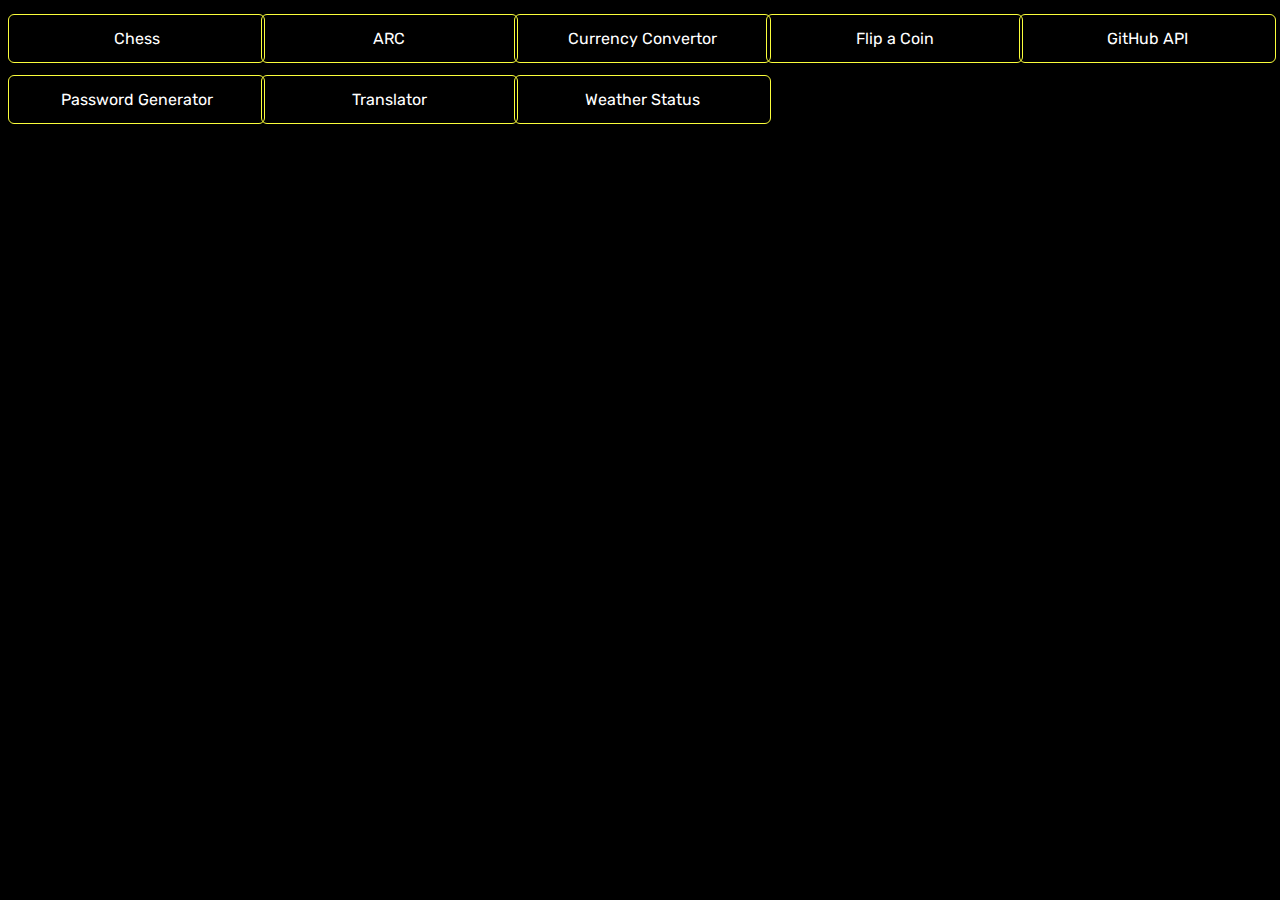
<file: index.html>
<html lang="en">
  <head>
    <meta charset="UTF-8" />
    <meta http-equiv="X-UA-Compatible" content="IE=edge" />
    <meta name="viewport" content="width=device-width, initial-scale=1.0" />
    <link rel="stylesheet" href="dependencies/style.css" />
    <title>Directory of useful</title>
  </head>
  <body>
    <div class="links">
        <div class="container">
          <div class="links-list">
            <a href="https://loxik.dev/useful/chess" class="btn">Chess</a>
            <a href="https://loxik.dev/useful/arc" class="btn">ARC</a>
            <a href="https://loxik.dev/useful/currency" class="btn">Currency Convertor</a>
            <a href="https://loxik.dev/useful/flipacoin" class="btn">Flip a Coin</a>
            <a href="https://loxik.dev/useful/github" class="btn">GitHub API</a>
            <a href="https://loxik.dev/useful/password" class="btn">Password Generator</a>
            <a href="https://loxik.dev/useful/translator" class="btn">Translator</a>
            <a href="https://loxik.dev/useful/weather" class="btn">Weather Status</a>
          </div>
        </div>
      </div>
  </body>
</html>
</file>
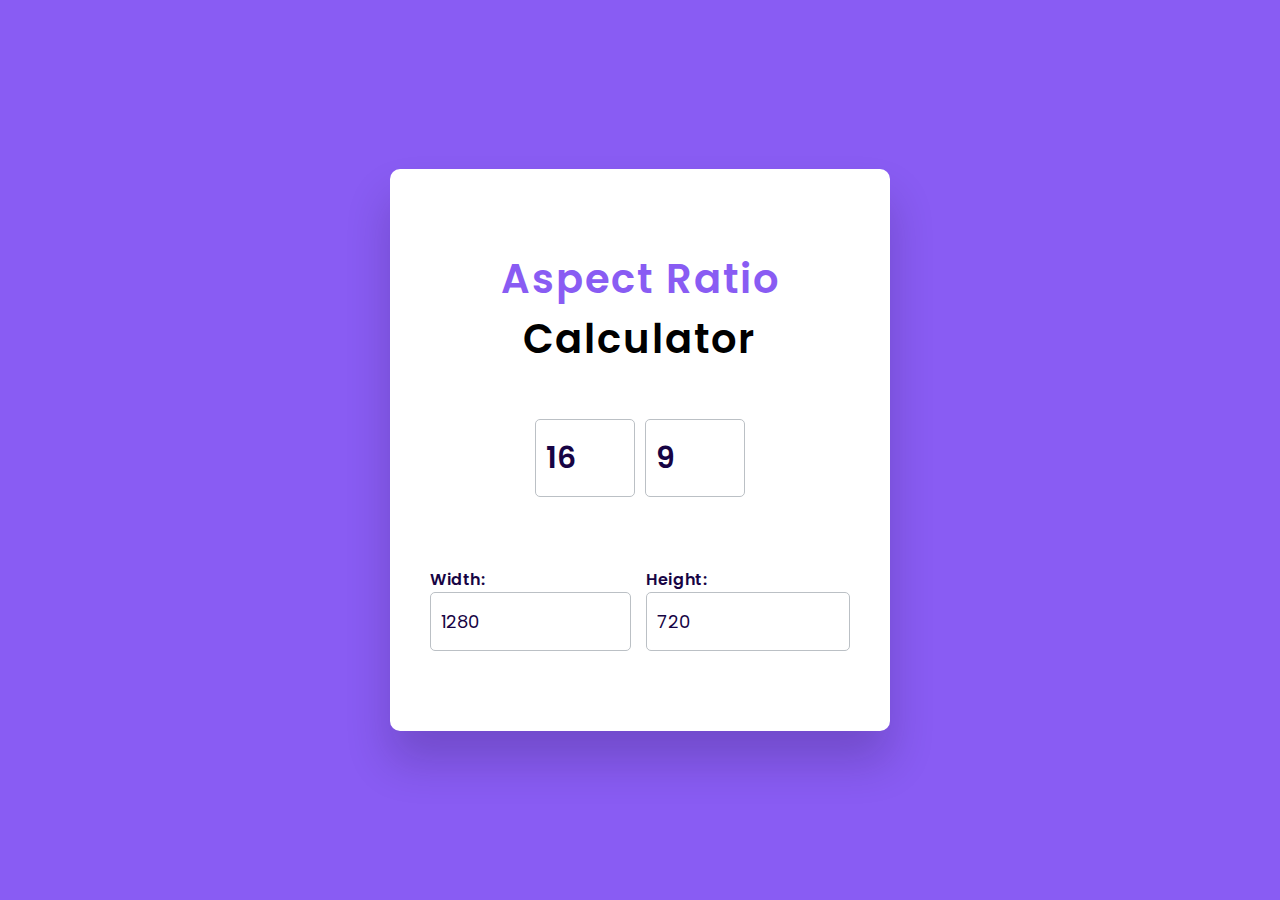
<file: arc/index.html>
<!DOCTYPE html>
<html lang="en">
  <head>
    <meta charset="UTF-8" />
    <meta http-equiv="X-UA-Compatible" content="IE=edge" />
    <meta name="viewport" content="width=device-width, initial-scale=1.0" />
    <link rel="stylesheet" href="src/components/style.css" />
    <title>Aspect Ratio Calculator</title>
  </head>

  <body>
    <div class="container">
      <h2>
        <span>Aspect Ratio</span>
        Calculator
      </h2>
      <div class="wrapper-1">
        <input type="number" id="ratio-width" value="16" />
        <input type="number" id="ratio-height" value="9" />
      </div>
      <div class="box">
        <div class="wrapper-2">
          <label for="width">Width:</label>
          <input type="number" id="width" value="1280" />
        </div>
        <div class="wrapper-3">
          <label for="height">Height:</label>
          <input type="number" id="height" value="720" />
        </div>
      </div>
    </div>

    <script src="src/components/script.js"></script>
  </body>
</html>
</file>
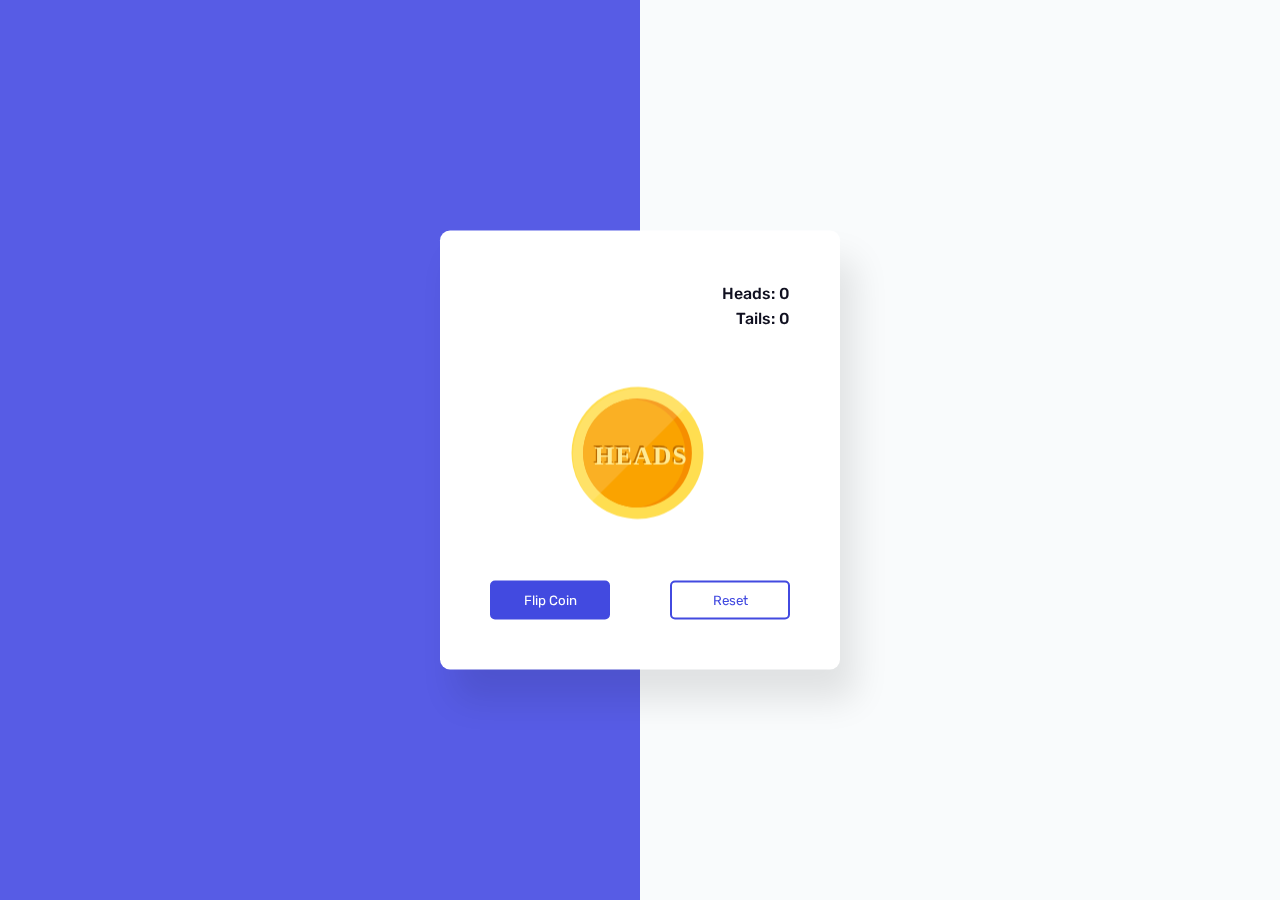
<file: flipacoin/index.html>
<!DOCTYPE html>
<html lang="en">
  <head>
    <meta charset="UTF-8" />
    <meta http-equiv="X-UA-Compatible" content="IE=edge" />
    <meta name="viewport" content="width=device-width, initial-scale=1.0" />
    <link rel="stylesheet" href="src/components/style.css" />
    <title>Flip a coin</title>
  </head>

  <body>
    <div class="container">
      <div class="stats">
        <p id="heads-count">Heads: 0</p>
        <p id="tails-count">Tails: 0</p>
      </div>
      <div class="coin" id="coin">
        <div class="heads">
          <img src="src/assets/img/heads.svg" />
        </div>
        <div class="tails">
          <img src="src/assets/img/tails.svg" />
        </div>
      </div>
      <div class="buttons">
        <button id="flip-button">Flip Coin</button>
        <button id="reset-button">Reset</button>
      </div>
    </div>

    <script src="src/components/script.js"></script>
  </body>
</html>
</file>
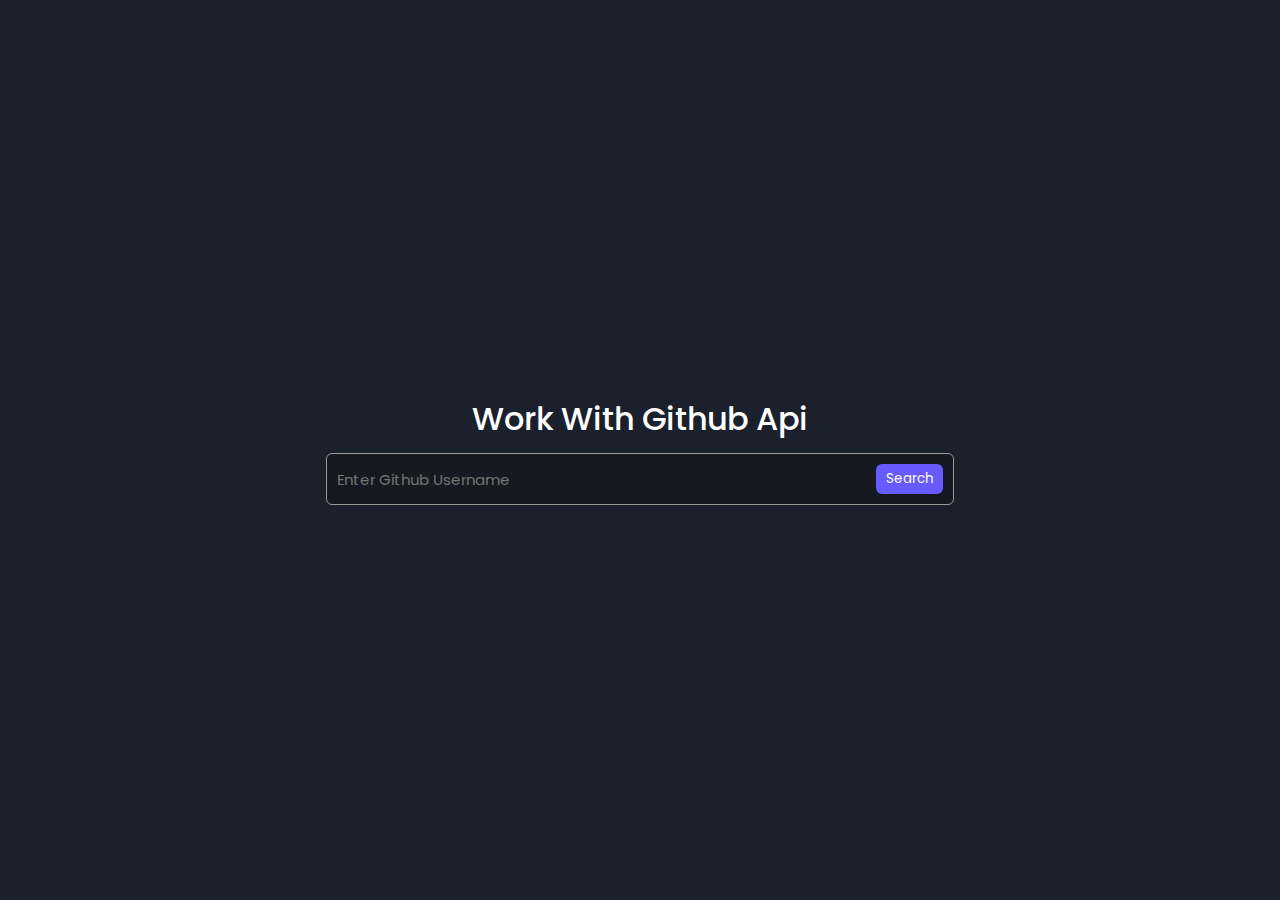
<file: github/index.html>
<!DOCTYPE html>
<html lang="en">
  <head>
    <meta charset="UTF-8" />
    <meta http-equiv="X-UA-Compatible" content="IE=edge" />
    <meta name="viewport" content="width=device-width, initial-scale=1.0" />
    <link rel="stylesheet" href="src/components/style.css" />
    <title>Github Api</title>
  </head>

  <body>
    <div class="container">
      <h1>Work With Github Api</h1>
      <div class="searchBox">
        <input
          type="text"
          id="searchInput"
          placeholder="Enter Github Username"
        />
        <button onclick="searchGithub()">Search</button>
      </div>

      <div class="details" id="result"></div>
    </div>

    <script src="src/components/script.js"></script>
  </body>
</html>
</file>
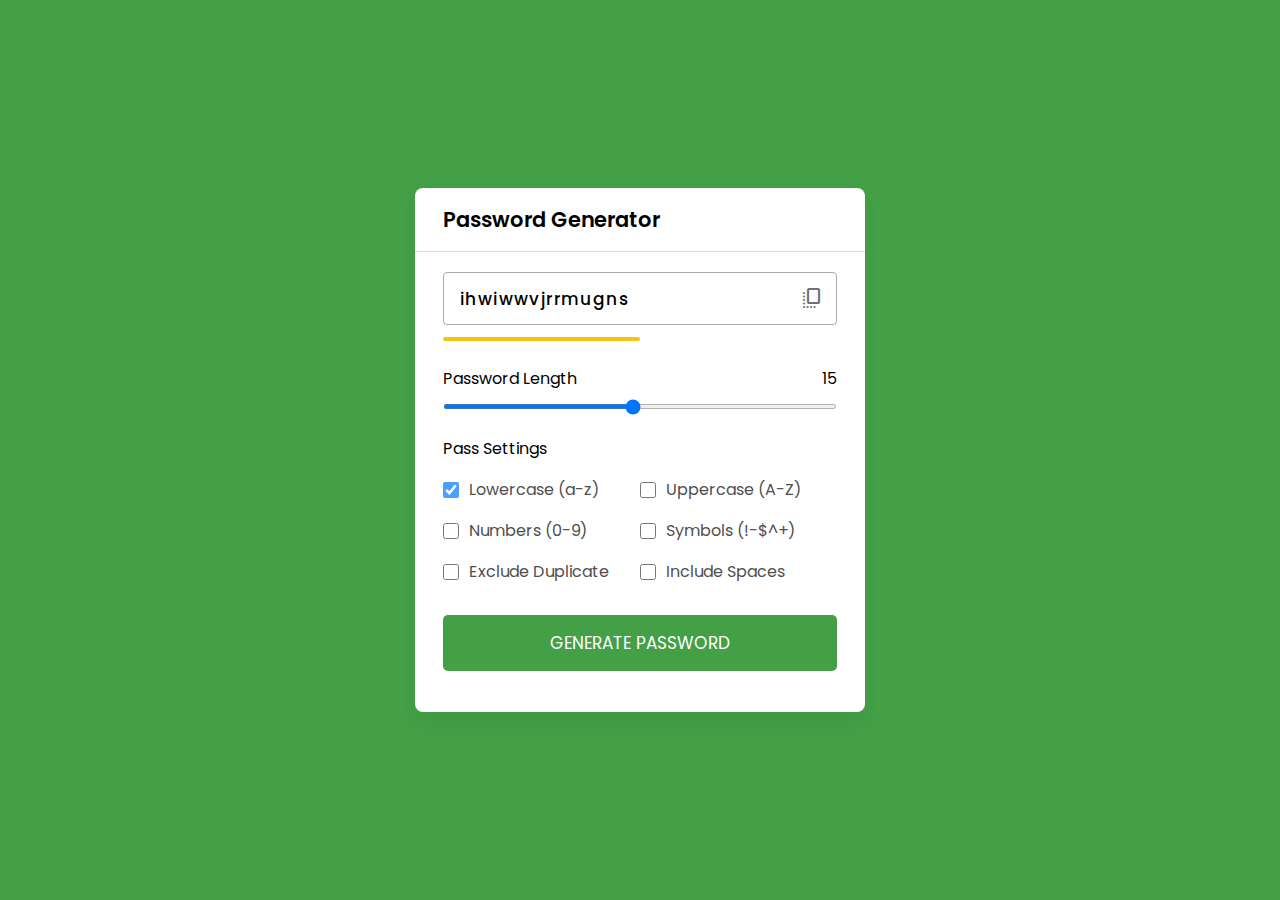
<file: password/index.html>
<!DOCTYPE html>
<html lang="en">
  <head>
    <meta charset="UTF-8" />
    <meta http-equiv="X-UA-Compatible" content="IE=edge" />
    <meta name="viewport" content="width=device-width, initial-scale=1.0" />
    <link
      href="https://fonts.googleapis.com/css2?family=Material+Symbols+Rounded"
      rel="stylesheet"
    />
    <link rel="stylesheet" href="src/components/style.css" />
    <title>Password Generator</title>
  </head>

  <body>
    <div class="container">
      <h2>Password Generator</h2>
      <div class="wrapper">
        <div class="input-box">
          <input type="text" disabled />
          <span class="material-symbols-rounded">copy_all</span>
        </div>
        <div class="pass-indicator"></div>
        <div class="pass-length">
          <div class="details">
            <label class="title">Password Length</label>
            <span></span>
          </div>
          <input type="range" min="1" max="30" value="15" step="1" />
        </div>

        <div class="pass-settings">
          <label class="title">Pass Settings</label>
          <ul class="options">
            <li class="option">
              <input type="checkbox" id="lowercase" checked />
              <label for="lowercase">Lowercase (a-z)</label>
            </li>
            <li class="option">
              <input type="checkbox" id="uppercase" />
              <label for="uppercase">Uppercase (A-Z)</label>
            </li>
            <li class="option">
              <input type="checkbox" id="numbers" />
              <label for="numbers">Numbers (0-9)</label>
            </li>
            <li class="option">
              <input type="checkbox" id="symbols" />
              <label for="symbols">Symbols (!-$^+)</label>
            </li>
            <li class="option">
              <input type="checkbox" id="exc-duplicate" />
              <label for="exc-duplicate">Exclude Duplicate</label>
            </li>
            <li class="option">
              <input type="checkbox" id="spaces" />
              <label for="spaces">Include Spaces</label>
            </li>
          </ul>
        </div>

        <button class="generate-btn">Generate Password</button>
      </div>
    </div>

    <script src="src/components/script.js"></script>
  </body>
</html>
</file>
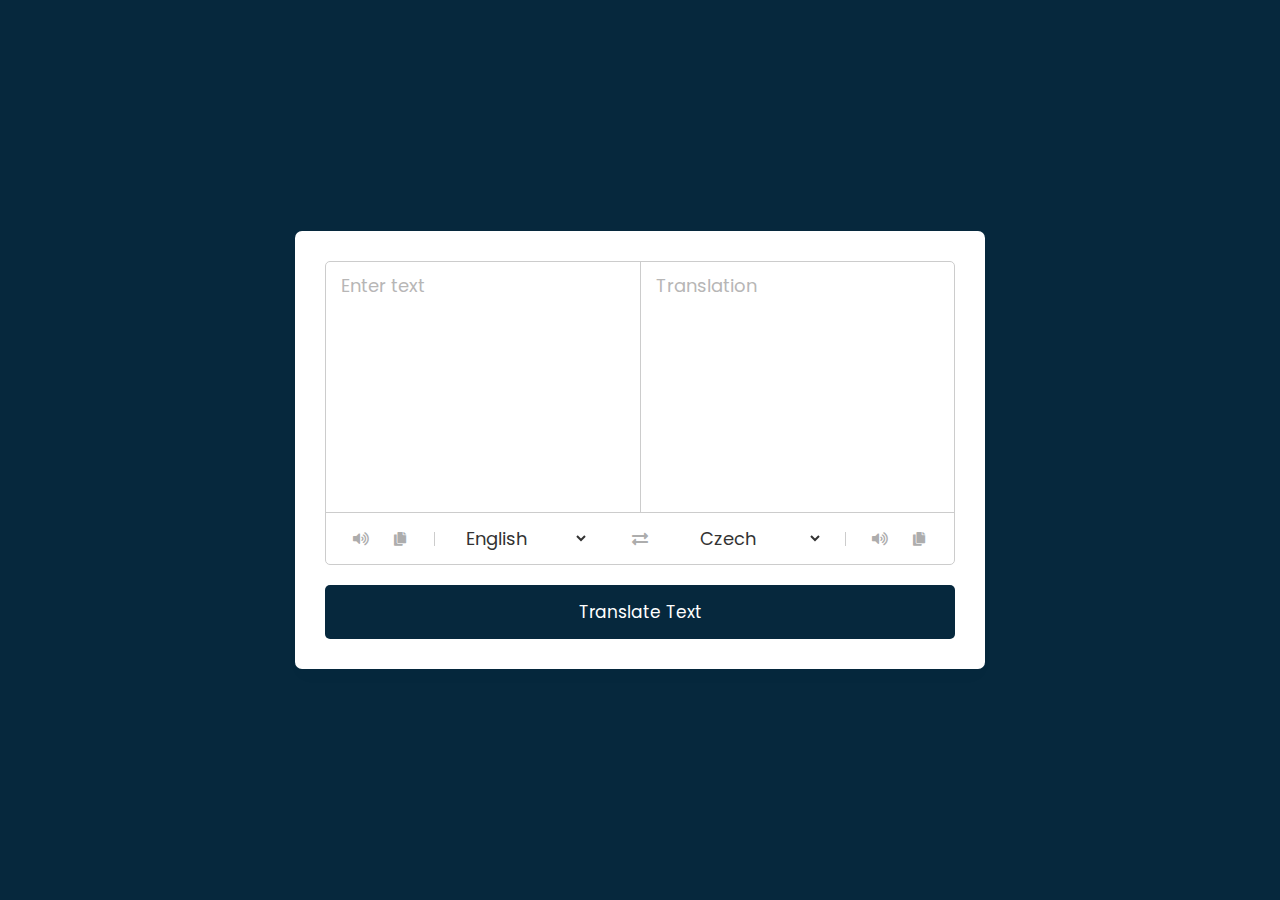
<file: translator/index.html>
<!DOCTYPE html>
<html lang="en" dir="ltr">
  <head>
    <meta charset="utf-8" />
    <title>Translator</title>
    <link rel="stylesheet" href="src/components/style.css" />
    <meta name="viewport" content="width=device-width, initial-scale=1.0" />
    <!-- Font Awesome CDN Link for Icons -->
    <link
      rel="stylesheet"
      href="https://cdnjs.cloudflare.com/ajax/libs/font-awesome/5.15.3/css/all.min.css"
    />
  </head>

  <body>
    <div class="container">
      <div class="wrapper">
        <div class="text-input">
          <textarea
            spellcheck="false"
            class="from-text"
            placeholder="Enter text"
          ></textarea>
          <textarea
            spellcheck="false"
            readonly
            disabled
            class="to-text"
            placeholder="Translation"
          ></textarea>
        </div>
        <ul class="controls">
          <li class="row from">
            <div class="icons">
              <i id="from" class="fas fa-volume-up"></i>
              <i id="from" class="fas fa-copy"></i>
            </div>
            <select></select>
          </li>
          <li class="exchange"><i class="fas fa-exchange-alt"></i></li>
          <li class="row to">
            <select></select>
            <div class="icons">
              <i id="to" class="fas fa-volume-up"></i>
              <i id="to" class="fas fa-copy"></i>
            </div>
          </li>
        </ul>
      </div>
      <button>Translate Text</button>
    </div>

    <script src="src/components/countries.js"></script>
    <script src="src/components/script.js"></script>
  </body>
</html>
</file>
<file: dependencies/style.css>
@import url(https://fonts.googleapis.com/css?family=Rubik);

::-webkit-scrollbar {
  display: none;
}

html {
  -webkit-user-select: none;
  -moz-user-select: none;
  -ms-user-select: none;
  user-select: none;
}

* {
  font-family: "Rubik";
}

body {
  background: #000;
  color: #ffffff;
}

.links-list {
  display: grid;
  grid-template-columns: repeat(auto-fit, minmax(250px, 1fr));
  text-align: center;
  margin: 6px auto;
}

.btn {
  margin: 6px auto;
  width: 155;
  text-align: center;
  border: 1px solid #fbfe3b;
  padding: 14px 50px;
  border-radius: 6px;
  text-decoration: none;
  color: #fff;
  transition: 0.5s;
}

.btn:hover {
  background: #fbfe3b;
  color: #000;
}
</file>
<file: arc/src/components/style.css>
@import url("https://fonts.googleapis.com/css2?family=Poppins:wght@300;400;500;600&display=swap");

* {
  padding: 0;
  margin: 0;
  box-sizing: border-box;
  font-family: "Poppins", sans-serif;
}

body {
  background-color: #895cf3;
}

.container {
  width: 500px;
  background: #fff;
  padding: 80px 40px;
  position: absolute;
  transform: translate(-50%, -50%);
  top: 50%;
  left: 50%;
  border-radius: 10px;
  box-shadow: 0 30px 45px rgba(18, 8, 39, 0.2);
}

h2 {
  text-align: center;
  font-size: 40px;
  font-weight: 600;
  letter-spacing: 2px;
}

h2 span {
  color: #895cf3;
}

.wrapper-1 {
  display: flex;
  align-items: center;
  justify-content: center;
  margin: 50px 0 70px 0;
  gap: 10px;
}

.wrapper-1 input {
  width: 100px;
  font-size: 30px;
  font-weight: 600;
}

input {
  padding: 15px 10px;
  border: 1px solid #bbc0c5;
  border-radius: 5px;
  color: #170444;
  outline: none;
}

input:focus {
  border: 2px solid #895cf3;
}

label {
  color: #170444;
  font-weight: 600;
  letter-spacing: 0.6px;
}

.box {
  display: flex;
  justify-content: space-between;
  gap: 15px;
}

.wrapper-2 input,
.wrapper-3 input {
  width: 100%;
  font-size: 18px;
}
</file>
<file: flipacoin/src/components/style.css>
@import url("https://fonts.googleapis.com/css2?family=Rubik:wght@300;400;500;600;700&display=swap");

* {
  margin: 0;
  padding: 0;
  box-sizing: border-box;
  font-family: "Rubik", sans-serif;
}

body {
  height: 100%;
  background: linear-gradient(to right, #575ce5 50%, #f9fbfc 50%) fixed;
}

.container {
  background: #fff;
  width: 400px;
  padding: 50px;
  position: absolute;
  transform: translate(-50%, -50%);
  top: 50%;
  left: 50%;
  box-shadow: 15px 30px 35px rgba(0, 0, 0, 0.1);
  border-radius: 10px;
  -webkit-perspective: 300px;
  perspective: 300px;
}

.stats {
  text-align: right;
  color: #101020;
  font-weight: 500;
  line-height: 25px;
}

.coin {
  height: 150px;
  width: 150px;
  position: relative;
  margin: 50px auto;
  -webkit-transform-style: preserve-3d;
  transform-style: preserve-3d;
}

.tails {
  transform: rotateX(180deg);
}

.buttons {
  display: flex;
  justify-content: space-between;
}

.coin img {
  width: 145px;
}

.heads,
.tails {
  position: absolute;
  width: 100%;
  height: 100%;
  backface-visibility: hidden;
  -webkit-backface-visibility: hidden;
}

button {
  width: 120px;
  padding: 10px 0;
  border: 2.5px solid #424ae0;
  border-radius: 5px;
  cursor: pointer;
}

#flip-button {
  background: #424ae0;
  color: #fff;
}

#flip-button:disabled {
  background-color: #e1e0ee;
  color: #101020;
  border-color: #e1e0ee;
}

#reset-button {
  background: #fff;
  color: #424ae0;
}

@keyframes spin-tails {
  0% {
    transform: rotateX(0);
  }
  100% {
    transform: rotateX(1980deg);
  }
}

@keyframes spin-heads {
  0% {
    transform: rotateX(0);
  }
  100% {
    transform: rotateX(2160deg);
  }
}
</file>
<file: github/src/components/style.css>
@import url("https://fonts.googleapis.com/css2?family=Poppins:wght@300;400;500;600;700&display=swap");

* {
  margin: 0;
  padding: 0;
  box-sizing: border-box;
  font-family: "Poppins", sans-serif;
}

body {
  background-color: #1a212d;
  color: #fff;
  height: 100vh;
  display: flex;
  align-items: center;
  justify-content: center;
}

.container {
  padding: 30px 22px;
  width: 42rem;
}

.container h1 {
  margin-bottom: 10px;
  text-align: center;
  font-weight: 500;
}

.searchBox {
  background-color: #161922;
  display: flex;
  align-items: center;
  justify-content: space-between;
  padding: 10px;
  border: 1px solid #999;
  border-radius: 6px;
}

.searchBox input {
  background-color: transparent;
  border: none;
  outline: none;
  width: 80%;
  color: #fff;
  font-size: 15px;
}

.searchBox button {
  background-color: #675afe;
  color: #fff;
  padding: 5px 10px;
  border: none;
  outline: none;
  border-radius: 6px;
  cursor: pointer;
  transition: all 0.3s ease;
}

.searchBox button:hover {
  background-color: #3a28fa;
}

.details {
  margin-top: 20px;
  background-color: #161922;
  padding: 20px 25px;
  border: 1px solid #999;
  border-radius: 6px;
  display: none;
}

.profile {
  display: flex;
}

.profile-image {
  height: 100px;
  width: 100px;
  margin-right: 10px;
  border-radius: 50%;
  overflow: hidden;
}

.profile-image img {
  width: 100%;
  height: 100%;
}

.profile-details {
  padding: 10px;
  width: 25rem;
}

.username {
  font-size: 13px;
  color: #675afe;
}

.bio {
  font-size: 14px;
  margin-top: 10px;
}

.stats {
  background-color: #20232c;
  display: flex;
  align-items: center;
  justify-content: space-around;
  padding: 20px 0;
  margin-top: 20px;
  text-align: center;
  border: 1px solid #999;
  border-radius: 6px;
}

.media {
  display: flex;
  flex-wrap: wrap;
  margin-top: 20px;
}

.media p {
  width: 50%;
  display: flex;
  align-items: center;
  font-size: 13px;
}
</file>
<file: password/src/components/style.css>
@import url("https://fonts.googleapis.com/css2?family=Poppins:wght@400;500;600&display=swap");

* {
  margin: 0;
  padding: 0;
  box-sizing: border-box;
  font-family: "Poppins", sans-serif;
}

body {
  display: flex;
  align-items: center;
  justify-content: center;
  min-height: 100vh;
  background: #43a047;
}

.container {
  width: 450px;
  background: #fff;
  border-radius: 8px;
  box-shadow: 0 10px 20px rgba(0, 0, 0, 0.05);
}

.container h2 {
  font-weight: 600;
  font-size: 1.31rem;
  padding: 1rem 1.75rem;
  border-bottom: 1px solid #d4dbe5;
}

.wrapper {
  margin: 1.25rem 1.75rem;
}

.wrapper .input-box {
  position: relative;
}

.input-box input {
  width: 100%;
  height: 53px;
  color: #000;
  background: none;
  font-size: 1.06rem;
  font-weight: 500;
  border-radius: 4px;
  letter-spacing: 1.4px;
  border: 1px solid #aaa;
  padding: 0 2.85rem 0 1rem;
}

.input-box span {
  position: absolute;
  right: 13px;
  cursor: pointer;
  line-height: 53px;
  color: #707070;
}

.input-box span:hover {
  color: #43a047 !important;
}

.wrapper .pass-indicator {
  width: 100%;
  height: 4px;
  position: relative;
  margin-top: 0.75rem;
  border-radius: 25px;
}

.pass-indicator::before {
  position: absolute;
  content: "";
  height: 100%;
  width: 50%;
  border-radius: inherit;
  transition: width 0.3s ease;
}

.pass-indicator#weak::before {
  width: 20%;
  background: #e64a4a;
}

.pass-indicator#medium::before {
  width: 50%;
  background: #f1c80b;
}

.pass-indicator#strong::before {
  width: 100%;
  background: #43a047;
}

.wrapper .pass-length {
  margin: 1.56rem 0 1.25rem;
}

.pass-length .details {
  display: flex;
  justify-content: space-between;
}

.pass-length input {
  width: 100%;
  height: 5px;
}

.pass-settings .options {
  display: flex;
  list-style: none;
  flex-wrap: wrap;
  margin-top: 1rem;
}

.pass-settings .options .option {
  display: flex;
  align-items: center;
  margin-bottom: 1rem;
  width: calc(100% / 2);
}

.options .option:first-child {
  pointer-events: none;
}

.options .option:first-child input {
  opacity: 0.7;
}

.options .option input {
  height: 16px;
  width: 16px;
  cursor: pointer;
}

.options .option label {
  cursor: pointer;
  color: #4f4f4f;
  padding-left: 0.63rem;
}

.wrapper .generate-btn {
  width: 100%;
  color: #fff;
  border: none;
  outline: none;
  cursor: pointer;
  background: #43a047;
  font-size: 1.06rem;
  padding: 0.94rem 0;
  border-radius: 5px;
  text-transform: uppercase;
  margin: 0.94rem 0 1.3rem;
}
</file>
<file: translator/src/components/style.css>
/* Import Google Font - Poppins */
@import url("https://fonts.googleapis.com/css2?family=Poppins:wght@400;500;600;700&display=swap");

* {
  margin: 0;
  padding: 0;
  box-sizing: border-box;
  font-family: "Poppins", sans-serif;
}

body {
  display: flex;
  align-items: center;
  justify-content: center;
  padding: 0 10px;
  min-height: 100vh;
  background: #06283d;
}

.container {
  max-width: 690px;
  width: 100%;
  padding: 30px;
  background: #fff;
  border-radius: 7px;
  box-shadow: 0 10px 20px rgba(0, 0, 0, 0.01);
}

.wrapper {
  border-radius: 5px;
  border: 1px solid #ccc;
}

.wrapper .text-input {
  display: flex;
  border-bottom: 1px solid #ccc;
}

.text-input .to-text {
  border-radius: 0px;
  border-left: 1px solid #ccc;
}

.text-input textarea {
  height: 250px;
  width: 100%;
  border: none;
  outline: none;
  resize: none;
  background: none;
  font-size: 18px;
  padding: 10px 15px;
  border-radius: 5px;
}

.text-input textarea::placeholder {
  color: #b7b6b6;
}

.controls,
li,
.icons,
.icons i {
  display: flex;
  align-items: center;
  justify-content: space-between;
}

.controls {
  list-style: none;
  padding: 12px 15px;
}

.controls .row .icons {
  width: 38%;
}

.controls .row .icons i {
  width: 50px;
  color: #adadad;
  font-size: 14px;
  cursor: pointer;
  transition: transform 0.2s ease;
  justify-content: center;
}

.controls .row.from .icons {
  padding-right: 15px;
  border-right: 1px solid #ccc;
}

.controls .row.to .icons {
  padding-left: 15px;
  border-left: 1px solid #ccc;
}

.controls .row select {
  color: #333;
  border: none;
  outline: none;
  font-size: 18px;
  background: none;
  padding-left: 5px;
}

.text-input textarea::-webkit-scrollbar {
  width: 4px;
}

.controls .row select::-webkit-scrollbar {
  width: 8px;
}

.text-input textarea::-webkit-scrollbar-track,
.controls .row select::-webkit-scrollbar-track {
  background: #fff;
}

.text-input textarea::-webkit-scrollbar-thumb {
  background: #ddd;
  border-radius: 8px;
}

.controls .row select::-webkit-scrollbar-thumb {
  background: #999;
  border-radius: 8px;
  border-right: 2px solid #ffffff;
}

.controls .exchange {
  color: #adadad;
  cursor: pointer;
  font-size: 16px;
  transition: transform 0.2s ease;
}

.controls i:active {
  transform: scale(0.9);
}

.container button {
  width: 100%;
  padding: 14px;
  outline: none;
  border: none;
  color: #fff;
  cursor: pointer;
  margin-top: 20px;
  font-size: 17px;
  border-radius: 5px;
  background: #06283d;
}

@media (max-width: 660px) {
  .container {
    padding: 20px;
  }

  .wrapper .text-input {
    flex-direction: column;
  }

  .text-input .to-text {
    border-left: 0px;
    border-top: 1px solid #ccc;
  }

  .text-input textarea {
    height: 200px;
  }

  .controls .row .icons {
    display: none;
  }

  .container button {
    padding: 13px;
    font-size: 16px;
  }

  .controls .row select {
    font-size: 16px;
  }

  .controls .exchange {
    font-size: 14px;
  }
}
</file>
